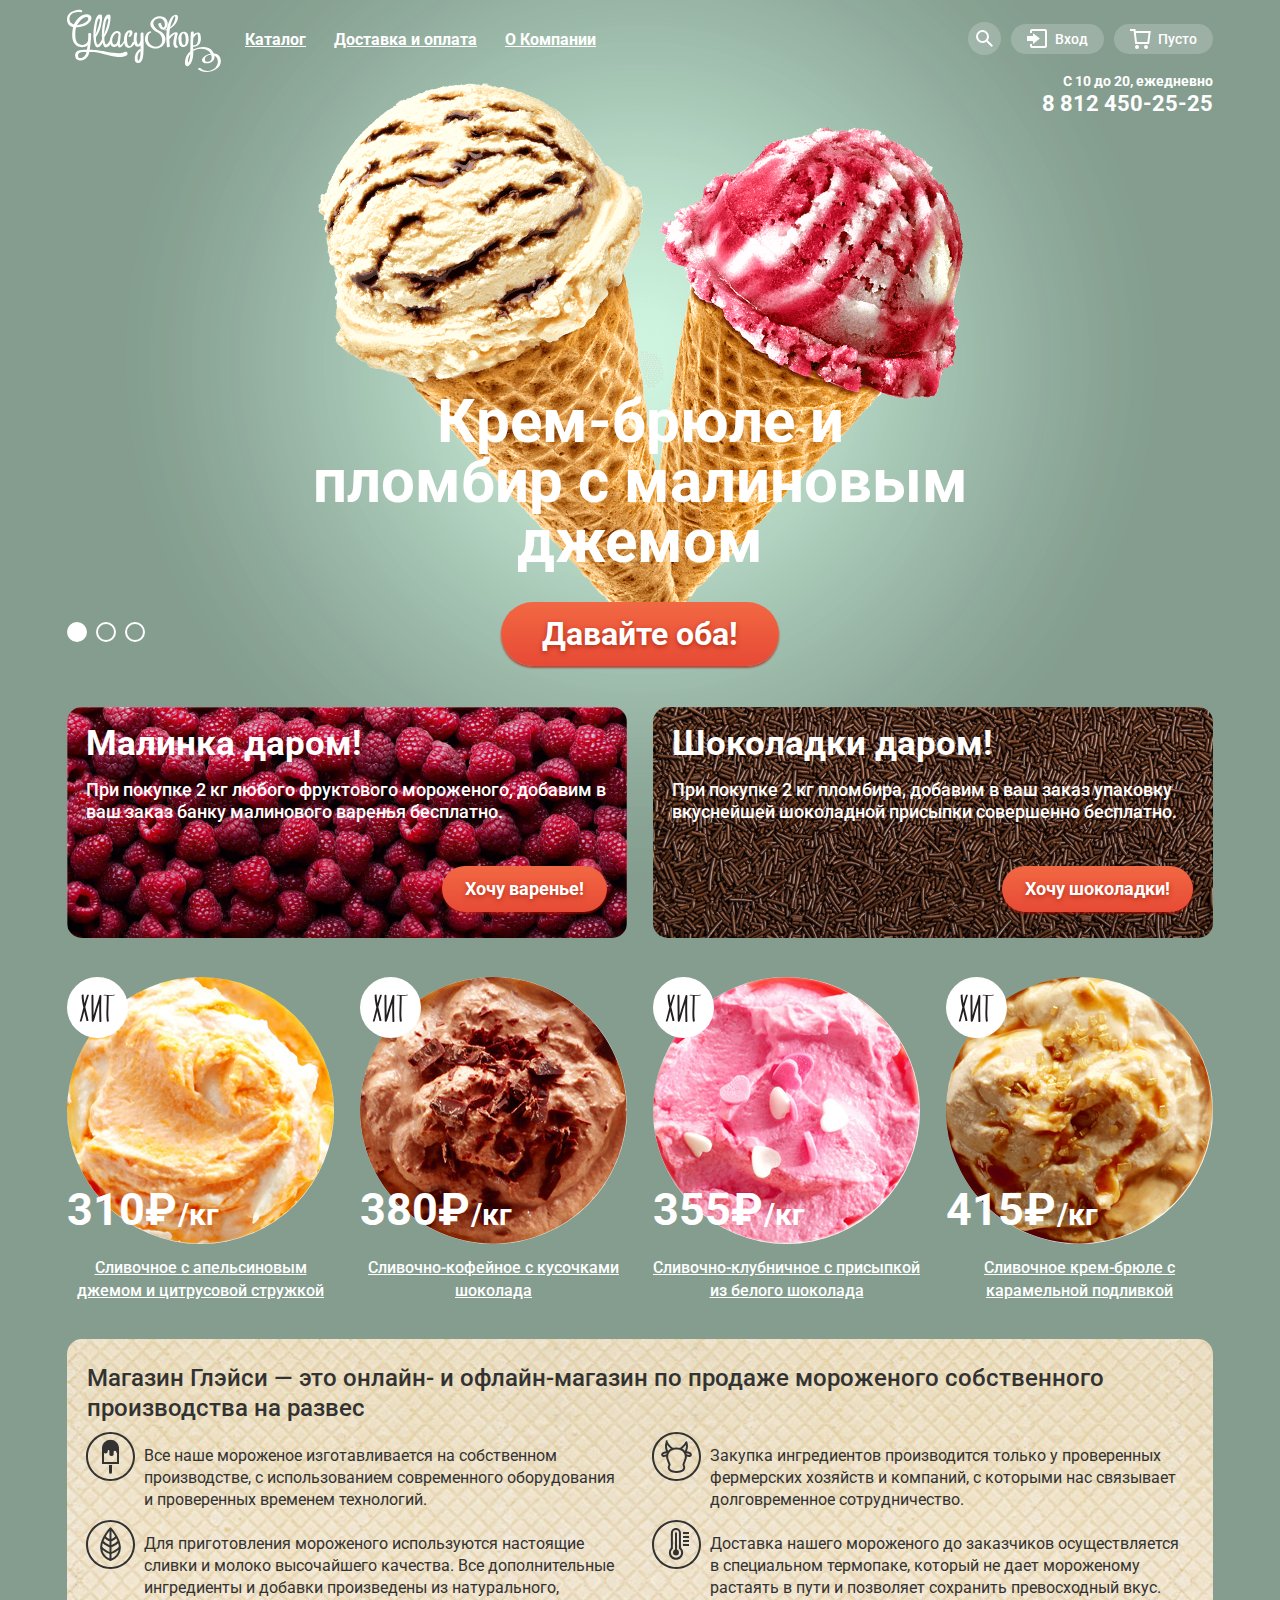
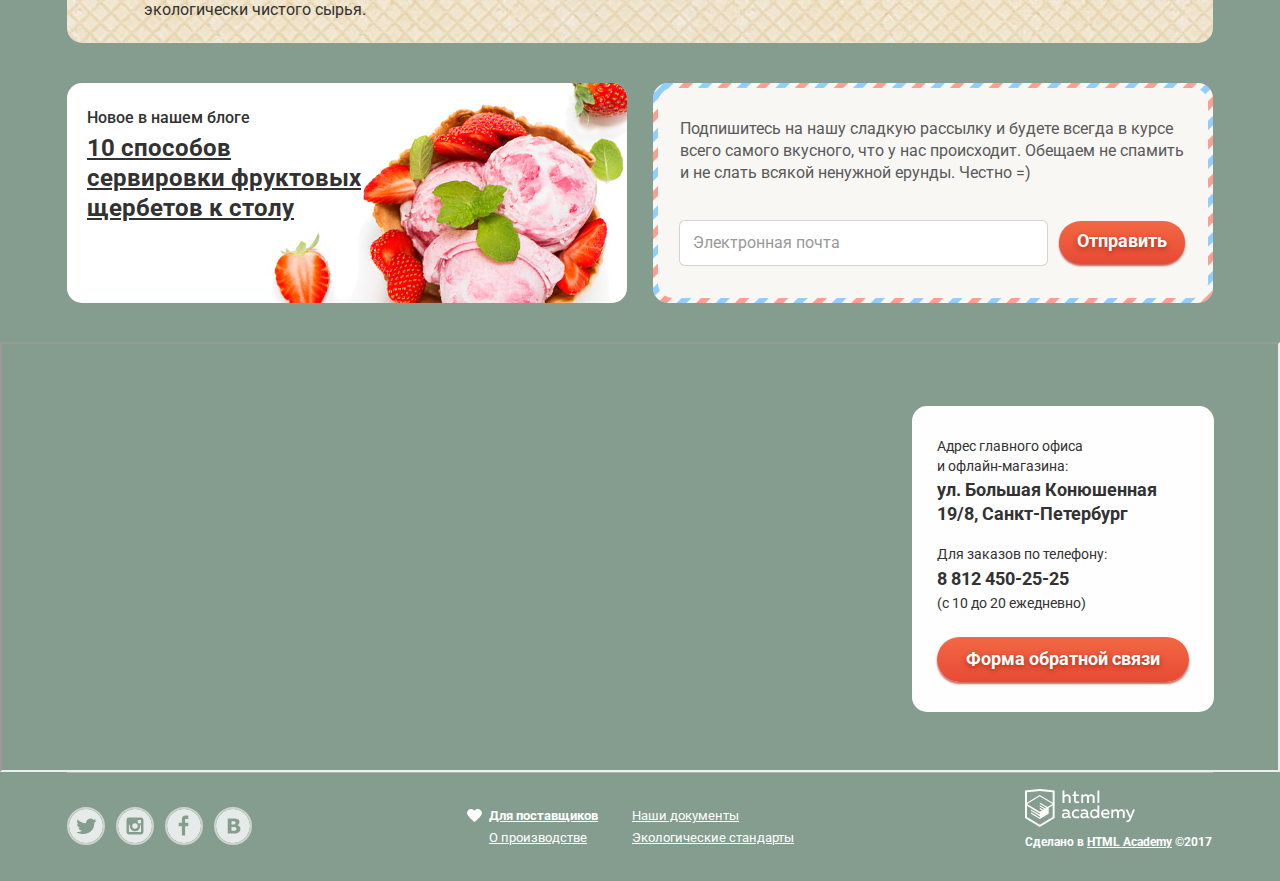
<file: index.html>
<!DOCTYPE html>
<html lang="ru">
  <head>
    <meta charset="utf-8">
    <title>Главная</title>
    <link href="https://fonts.googleapis.com/css?family=Roboto:400,500,700&amp;subset=cyrillic" rel="stylesheet">
    <link href="css/normalize.css" rel="stylesheet">
    <link href="css/style.min.css" rel="stylesheet">
  </head>
  <body>
  	<input class="visually-hidden" type="radio" id="product-1" name="toggle" checked>
   	<input class="visually-hidden" type="radio" id="product-2" name="toggle">
   	<input class="visually-hidden" type="radio" id="product-3" name="toggle">

  	<div class="site-wrapper">
  	<!--Шапка главной страницы-->
			<header class="main-header">

				<div class="header-container container">			
					<nav class="main-navigation">
						<a class="site-navigation-logo"><img src="./img/logo.svg" width="154" height="64" alt="Логотип Глейси"></a>
						<ul class="site-navigation">							
							<li class="box-catalog">
								<a class="site-navigation-link" href="#">Каталог</a>
								<ul class="drop-menu">
									<li><a class="drop-menu-supreme" href="#">Новинки</a></li>								
									<li><a href="catalog.html">Сливочное</a></li>
									<li><a href="#">Щербеты</a></li>
									<li><a href="#">Фруктовый лёд</a></li>
									<li><a href="#">Мелорин</a></li>
								</ul>
							</li>
							<li class="box-delivery"><a class="site-navigation-link" href="#">Доставка и оплата</a></li>
							<li class="box-company"><a class="site-navigation-link" href="#">О Компании</a></li>		
						</ul>
					</nav>
					<div class="user-navigation-container">
						<ul class="user-navigation">
							<li class="user-navigation-button search">
								<a class="visually-hidden" href="#" aria-label="поиск"></a>
								<svg xmlns="http://www.w3.org/2000/svg" xmlns:xlink="http://www.w3.org/1999/xlink" width="17" height="17" viewBox="0 0 17 17">
									<path fill="#fff" d="M16.958 15.527L11.75 10.32A6.455 6.455 0 0 0 13 6.5 6.5 6.5 0 1 0 6.5 13a6.465 6.465 0 0 0 3.839-1.263l5.205 5.204 1.414-1.414zM6.5 11C4.019 11 2 8.981 2 6.5S4.019 2 6.5 2 11 4.019 11 6.5 8.981 11 6.5 11z"/>
								</svg>
								<form class="search-form" id="search-form" action="https://echo.htmlacademy.ru" method="post">
									<label class="visually-hidden" for="search-field">Поле для поиска</label>
									<input class="search-form-input" type="search" id="search-field" placeholder="Что ищем?">
									<button type="submit" class="visually-hidden">Найти</button>
								</form>
							</li>
							<li class="user-navigation-button enter" aria-label="Вход в личный кабинет">
								<a class="user-navigation-link" href="#">Вход</a>
								<svg xmlns="http://www.w3.org/2000/svg" xmlns:xlink="http://www.w3.org/1999/xlink" width="21" height="19" viewBox="0 0 21 19">
									<g fill="#fff">
										<path d="M6 14.875L12.917 9.5 6 4.125v2.917H-.042v4.917H6z"/><path d="M18 0H5C3.9 0 3 .9 3 2v2h2V2h13v15H5v-2H3v2c0 1.1.9 2 2 2h13c1.1 0 2-.9 2-2V2c0-1.1-.9-2-2-2z"/>
									</g>
								</svg>
								<form class="login-form" id="login-form" action="https://echo.htmlacademy.ru" method="post">
									<div class="login-form-row">
										<label class="visually-hidden" for="login-field">Поле для электронной почты</label>
										<input class="login-form-input" type="email" id="login-field" placeholder="Электронная почта">
									</div>
									<div class="login-form-row">
										<label class="visually-hidden" for="password-field">Поле для пароля</label>
										<input class="login-form-input" type="password" id="password-field" placeholder="Пароль">
									</div>
									<div class="login-form-row login-form-buttons-box">
										<button type="submit" class="button login-form-button">Войти</button>
										<div class="login-form-column">
											<a class="login-form-link" href="#">Забыли пароль?</a>
											<a class="login-form-link" href="#">Новая регистрация</a>
										</div>
									</div>
								</form>
							</li>
							<li class="user-navigation-button cart">
								<a class="user-navigation-link" href="#">Пусто</a>
								<svg xmlns="http://www.w3.org/2000/svg" width="21" height="20" viewBox="0 0 21 20">
									<g fill="#FFF">
										<path d="M5.657 2.031L5.422 0H0v2h3.64l1.5 13h13.988l1.699-12.969H5.657zM17.372 13H6.922L5.888 4.031h12.66L17.372 13z"/>
										<circle cx="6.984" cy="18" r="2"/><circle cx="15.984" cy="18" r="2"/>
									</g>
								</svg>
							</li>
						</ul>	
					</div>
				</div>
				<div class="header-info container">
	        <span class="header-info-worktime">С 10 до 20, ежедневно</span><br>
	        <span class="header-info-telephone">8 812 450-25-25</span>
	      </div>
			</header>

			<!--Основное содержание главной страницы-->
			<main class="container">
				<h1 class="visually-hidden">Магазин Глейси</h1>		
				
				
				<section class="slider">
					
					<div class="slider-controls">
						<label for="product-1">Первый</label>
						<label for="product-2">Второй</label>
						<label for="product-3">Третий</label>
					</div>
					<ul class="slider-list">
						<li class="slider-item slide" id="slide1">
							<h3 class="slide-title">
								Крем-брюле и пломбир с малиновым джемом
							</h3>
							<a class="button slide-button" href="#">Давайте оба!</a>
						</li>
						<li class="slider-item slide" id="slide2">
							<h3 class="slide-title">
								Шоколадный пломбир и лимонный сорбет
							</h3>
							<a class="button slide-button" href="#">Давайте оба!</a>
						</li>
						<li class="slider-item slide" id="slide3">
							<h3 class="slide-title">
								Пломбир с помадкой и клубничный щербет
							</h3>
							<a class="button slide-button" href="#">Давайте оба!</a>
						</li>
					</ul>
				</section>



				<section class="main-offers-info">	
					<section class="offer-item raspberries">
						<h2 class="offer-label">Малинка даром!</h2>
						<p class="offer-title">При покупке 2 кг любого фруктового мороженого, добавим в ваш заказ банку малинового варенья бесплатно.</p>
						<a class="button offer-button" href="#">Хочу варенье!</a>
					</section>	

					<section class="offer-item chocolate">
						<h2 class="offer-label">Шоколадки даром!</h2>
						<p class="offer-title">При покупке 2 кг пломбира, добавим в ваш заказ упаковку вкуснейшей шоколадной присыпки совершенно бесплатно.</p>
						<a class="button offer-button" href="#">Хочу шоколадки!</a>
					</section>
				</section>
				
				<section class="hits-info">
					<h2 class="visually-hidden">Список хитов-мороженного!</h2>
					<ul class="hits-list">
						<!--Первое мороженное-->
						<li class="hits-item">
	              <a class="hits-item-image" href="#">
	                <img src="./img/product-1.jpg" width="267" height="267" alt="Сливочное с апельсиновым джемом и цитрусовой стружкой">
	              </a>
							<h3>
								<a class="hits-item-title" href="#">								
									Сливочное с апельсиновым джемом и цитрусовой стружкой
								</a>
							</h3>	
							<div class="hits-item-details">
								<b class="hits-item-price">
									310&#8381;
								</b>
								<span class="hits-item-weight">
									/кг
								</span>
							</div>
							<a class="button" href="#">Быстрый просмотр</a>
						</li>
						<!--Второе мороженное-->
						<li class="hits-item">
	              <a class="hits-item-image" href="#">
	                <img src="./img/product-4.jpg" width="267" height="267" alt="Сливочно-кофейное с кусочками шоколада">
	              </a>
							<h3>
								<a class="hits-item-title" href="#">
									Сливочно-кофейное с кусочками шоколада
								</a>
							</h3>	
							<div class="hits-item-details">
								<b class="hits-item-price">
									380&#8381;
								</b>
								<span class="hits-item-weight">
									/кг
								</span>
							</div>
							<a class="button" href="#">Быстрый просмотр</a>
						</li>
						<!--Третье мороженное-->
						<li class="hits-item">
	              <a class="hits-item-image" href="#">
	                <img src="./img/product-7.jpg" width="267" height="267" alt="Сливочно-клубничное с присыпкой из белого шоколада">
	              </a>
							<h3>
								<a class="hits-item-title" href="#">
									Сливочно-клубничное с присыпкой из белого шоколада
								</a>
							</h3>	
							<div class="hits-item-details">
								<b class="hits-item-price">
									355&#8381;
								</b>
								<span class="hits-item-weight">
									/кг
								</span>
							</div>
							<a class="button" href="#">Быстрый просмотр</a>
						</li>
						<!--Четвертое мороженное-->
						<li class="hits-item">
	              <a class="hits-item-image" href="#">
	                <img src="./img/product-10.jpg" width="267" height="267" alt="Сливочное крем-брюле с карамельной подливкой">
	              </a>
							<h3>
								<a class="hits-item-title" href="#">
									Сливочное крем-брюле с карамельной подливкой
								</a>
							</h3>	
							<div class="hits-item-details">
								<b class="hits-item-price">
									415&#8381;
								</b>
								<span class="hits-item-weight">
									/кг
								</span>
							</div>
							<a class="button" href="#">Быстрый просмотр</a>
						</li>
					</ul>
				</section>


				 <section class="features">
				 	<h2 class="visually-hidden">Преимущества</h2>
				 	<h3 class="features-label">Магазин Глэйси — это онлайн- и офлайн-магазин по продаже мороженого собственного производства на развес</h3>
				 	<ul class="features-list">
				 		<li class="feature-item ice-cream">Все наше мороженое изготавливается на собственном производстве, с использованием современного оборудования и 
				 		 проверенных временем технологий.</li>
				 		<li class="feature-item cow">Закупка ингредиентов  производится только у проверенных фермерских хозяйств и компаний, с которыми нас связывает 
				 		 долговременное сотрудничество.</li>
				 		<li class="feature-item eco">Для приготовления мороженого используются настоящие сливки и молоко высочайшего качества. Все дополнительные ингредиенты и 
				 		 добавки произведены из натурального, экологически чистого сырья.</li>
				 		<li class="feature-item thermometer">Доставка нашего мороженого до заказчиков осуществляется в специальном термопаке, который не дает мороженому растаять
				 		 в пути и позволяет сохранить превосходный вкус.</li>
				 	</ul>			
				 </section>

				<section class="main-users-info">

				 	<article class="blog-news">
				 		<h2 class="visually-hidden">Блог Глейси</h2>
				 		<p class="blog-news-label">Новое в нашем блоге</p>
				 		<h3 class="blog-news-title"><a href=#>10 способов сервировки фруктовых щербетов к столу</a></h3>
					</article>

					<section class="subscription">
						<div class="subscription-inside">
						 	<h2 class="visually-hidden">Подписка на рассылку</h2>
					 		<p class="subscription-title">Подпишитесь на нашу сладкую рассылку и будете всегда в курсе всего самого вкусного, что у нас происходит. Обещаем не спамить и не слать всякой 
						 	 ненужной ерунды. Честно =)  </p>
					 		<form class="subscription-login" id="subscription-login" action="https://echo.htmlacademy.ru" method="post">
						 		<label class="visually-hidden" for="subscription-login-field">Поле для поиска</label>
								<input class="subscription-login-input" type="email" id="subscription-login-field" placeholder="Электронная почта">
						 		<button type="submit" class="button subscription-login-button">Отправить</button>
						 	</form>
						</div>
				 	</section>
				</section>
				
			</main>
			

			<section class="map">
				<iframe src="https://yandex.ru/map-widget/v1/-/CBRMF0gA8B" height="430" allowfullscreen="allowfullscreen"></iframe>
				<div class="map-container">
				<section class="contacts">
				<h2 class="visually-hidden">Адрес магазина</h2>
				<p>
					<span class="adress-title">Адрес главного офиса и офлайн-магазина:</span>
				  <span class="adress">ул. Большая Конюшенная 19/8, Санкт-Петербург</span>
				</p>
			  <p>
          <span class="telephon-title">Для заказов по телефону:</span>
          <span class="telephon">8 812 450-25-25</span>
          <span class="contacts-time">(с 10 до 20 ежедневно)</span>
        </p>
        <a class="button contacts-button" href="feedback.html">Форма обратной связи</a>
				</section>
			</div>
			</section>
		

			<!--Подвал-->
			<footer class="main-footer container">
					<ul class="social-buttons">
						<li>
							<a class="social-button" href="#">
								<span class="visually-hidden">Твиттер</span>
								<svg xmlns="http://www.w3.org/2000/svg" width="38" height="38" viewBox="0 0 32 32">
									<path fill="#FFF" d="M16 0C7.164 0 0 7.164 0 16c0 8.837 7.164 16 16 16 8.837 0 16-7.163 16-16 0-8.836-7.163-16-16-16zm7.944 12.809c-.251 6.516-3.463 10.832-10.992 10.702h-.486c-.447 0-4.543-.443-5.344-1.823 2.479.19 4.247-.406 5.12-1.136-1.048-.289-2.923-.461-3.251-2.848.384.104.618.221 1.299.113-1.307-.824-2.758-1.519-2.679-3.643.311.317 1.164.518 1.46.457-.768-.233-2.149-3.244-.974-4.781 1.984 1.79 4.075 3.482 7.804 3.643.227-2.214 1.24-3.699 3.168-4.325 1.84-.479 3.255.26 3.901 1.138.737-.224 1.453-.466 2.193-.685-.004.833-.569 1.463-.935 1.709.747.165 1.423-.475 1.423-.475-.184.963-1.094 1.725-1.707 1.954z"/>
								</svg>
							</a>
						</li>
						<li>
							<a class="social-button" href="#">
								<span class="visually-hidden">Инстаграм</span>
								<svg xmlns="http://www.w3.org/2000/svg" width="38" height="38" viewBox="0 0 32 32">
									<g fill="#FFF">
										<path d="M20.916 16a4.938 4.938 0 1 1-9.877 0c0-.394.051-.773.138-1.14h-.897v6.838h11.396V14.86h-.897c.086.367.137.746.137 1.14z"/><path d="M15.978 18.659c1.466 0 2.659-1.193 2.659-2.659s-1.193-2.659-2.659-2.659c-1.466 0-2.659 1.193-2.659 2.659s1.192 2.659 2.659 2.659zM18.637 10.302h3.039v3.039h-3.039z"/><path d="M16 0C7.164 0 0 7.164 0 16c0 8.837 7.164 16 16 16 8.837 0 16-7.163 16-16 0-8.836-7.163-16-16-16zm7.955 21.698a2.285 2.285 0 0 1-2.279 2.279H10.279A2.285 2.285 0 0 1 8 21.698V10.302a2.286 2.286 0 0 1 2.279-2.279h11.396a2.286 2.286 0 0 1 2.279 2.279v11.396z"/>
									</g>
								</svg>
							</a>
						</li>
						<li>
							<a class="social-button" href="#">
								<span class="visually-hidden">Фейсбук</span>
								<svg xmlns="http://www.w3.org/2000/svg" width="38" height="38" viewBox="0 0 32 32">
									<path fill="#FFF" d="M16 0C7.164 0 0 7.163 0 16s7.164 16 16 16c8.837 0 16-7.164 16-16S24.837 0 16 0zm4.062 9.455h-3.021v3.444h3.021v3.445h-3.021v8.61H14.02v-8.61H11v-3.445h3.021V9.455c0-1.902 1.353-3.445 3.021-3.445h3.021v3.445z"/>
								</svg>
							</a>
						</li>
						<li>
							<a class="social-button" href="#">
								<span class="visually-hidden">Вконтакте</span>
								<svg xmlns="http://www.w3.org/2000/svg" width="38" height="38" viewBox="0 0 32 32">
									<g fill="#FFF">
										<path d="M16.637 14.495c.402-.019.719-.082.951-.188.326-.145.54-.33.641-.559.101-.229.15-.496.15-.797 0-.232-.058-.465-.174-.697-.116-.232-.322-.405-.617-.517-.264-.1-.592-.155-.984-.165a76.242 76.242 0 0 0-1.652-.014h-.339v2.965h.565c.571 0 1.057-.009 1.459-.028zM18.118 17.084c-.282-.081-.672-.125-1.166-.132a127.97 127.97 0 0 0-1.55-.009h-.79v3.493h.264c1.014 0 1.74-.003 2.18-.009a3.2 3.2 0 0 0 1.212-.245c.377-.157.633-.364.774-.625s.214-.562.214-.9c0-.446-.088-.788-.261-1.03-.17-.241-.464-.423-.877-.543z"/><path d="M16 0C7.164 0 0 7.164 0 16c0 8.837 7.164 16 16 16 8.837 0 16-7.163 16-16 0-8.836-7.163-16-16-16zm6.602 20.531a3.73 3.73 0 0 1-1.124 1.327c-.552.415-1.161.71-1.823.886s-1.501.264-2.519.264h-6.121V8.987h5.443c1.13 0 1.957.038 2.48.113a5.126 5.126 0 0 1 1.561.5c.533.27.929.632 1.189 1.087.26.455.392.975.392 1.558 0 .678-.179 1.278-.536 1.795-.358.518-.863.92-1.517 1.208v.075c.917.182 1.642.559 2.179 1.13.537.571.807 1.325.807 2.261 0 .678-.138 1.283-.411 1.817z"/>
									</g>
								</svg>
							</a>
						</li>
					</ul>		
					<ul class="footer-navigation">
						<li><a class="footer-navigation-item heart" href="#">Для поставщиков</a></li>
						<li><a class="footer-navigation-item" href="#">Наши документы</a></li>
						<li><a class="footer-navigation-item" href="#">О производстве</a></li>
						<li><a class="footer-navigation-item" href="#">Экологические стандарты</a></li>
					</ul>
					<p class="copyright">			
						<span>Сделано в <a class="footer-underlined-link" href="https://htmlacademy.ru/">HTML Academy</a> &copy;2017</span>
					</p>
			</footer>
			</div>
		
	
		<section class="feedback">
			<h2 class="visually-hidden">Форма для обратной связи</h2>	
			<form class="feedback-form"  id="feedback-form" action="https://echo.htmlacademy.ru" method="post">
				<div class="feedback-form-title">Мы обязательно вам ответим!</div>
				<label class="visually-hidden" for="feedback-login">Поле для имени</label>
				<input type="text" class="feedback-login" id="feedback-login" placeholder="Как вас зовут?">
				<label class="visually-hidden" for="feedback-email">Поле для электронной почты</label>
				<input type="email" class="feedback-email" id="feedback-email" placeholder="Ваша почта для ответа?">
				<label class="visually-hidden" for="feedback-message">Поле для ввода текста сообщения</label>
				<textarea class="feedback-message" id="feedback-message" placeholder="Напишите что-нибудь..."></textarea>
				<button type="submit" class="button feedback-form-button">Отправить</button>
			</form>
			<button class="close-button close-button-feedback" type="button">Закрыть окно</button>
		</section>

		<script src="js/script.min.js"></script>
  </body>
</html>
</file>
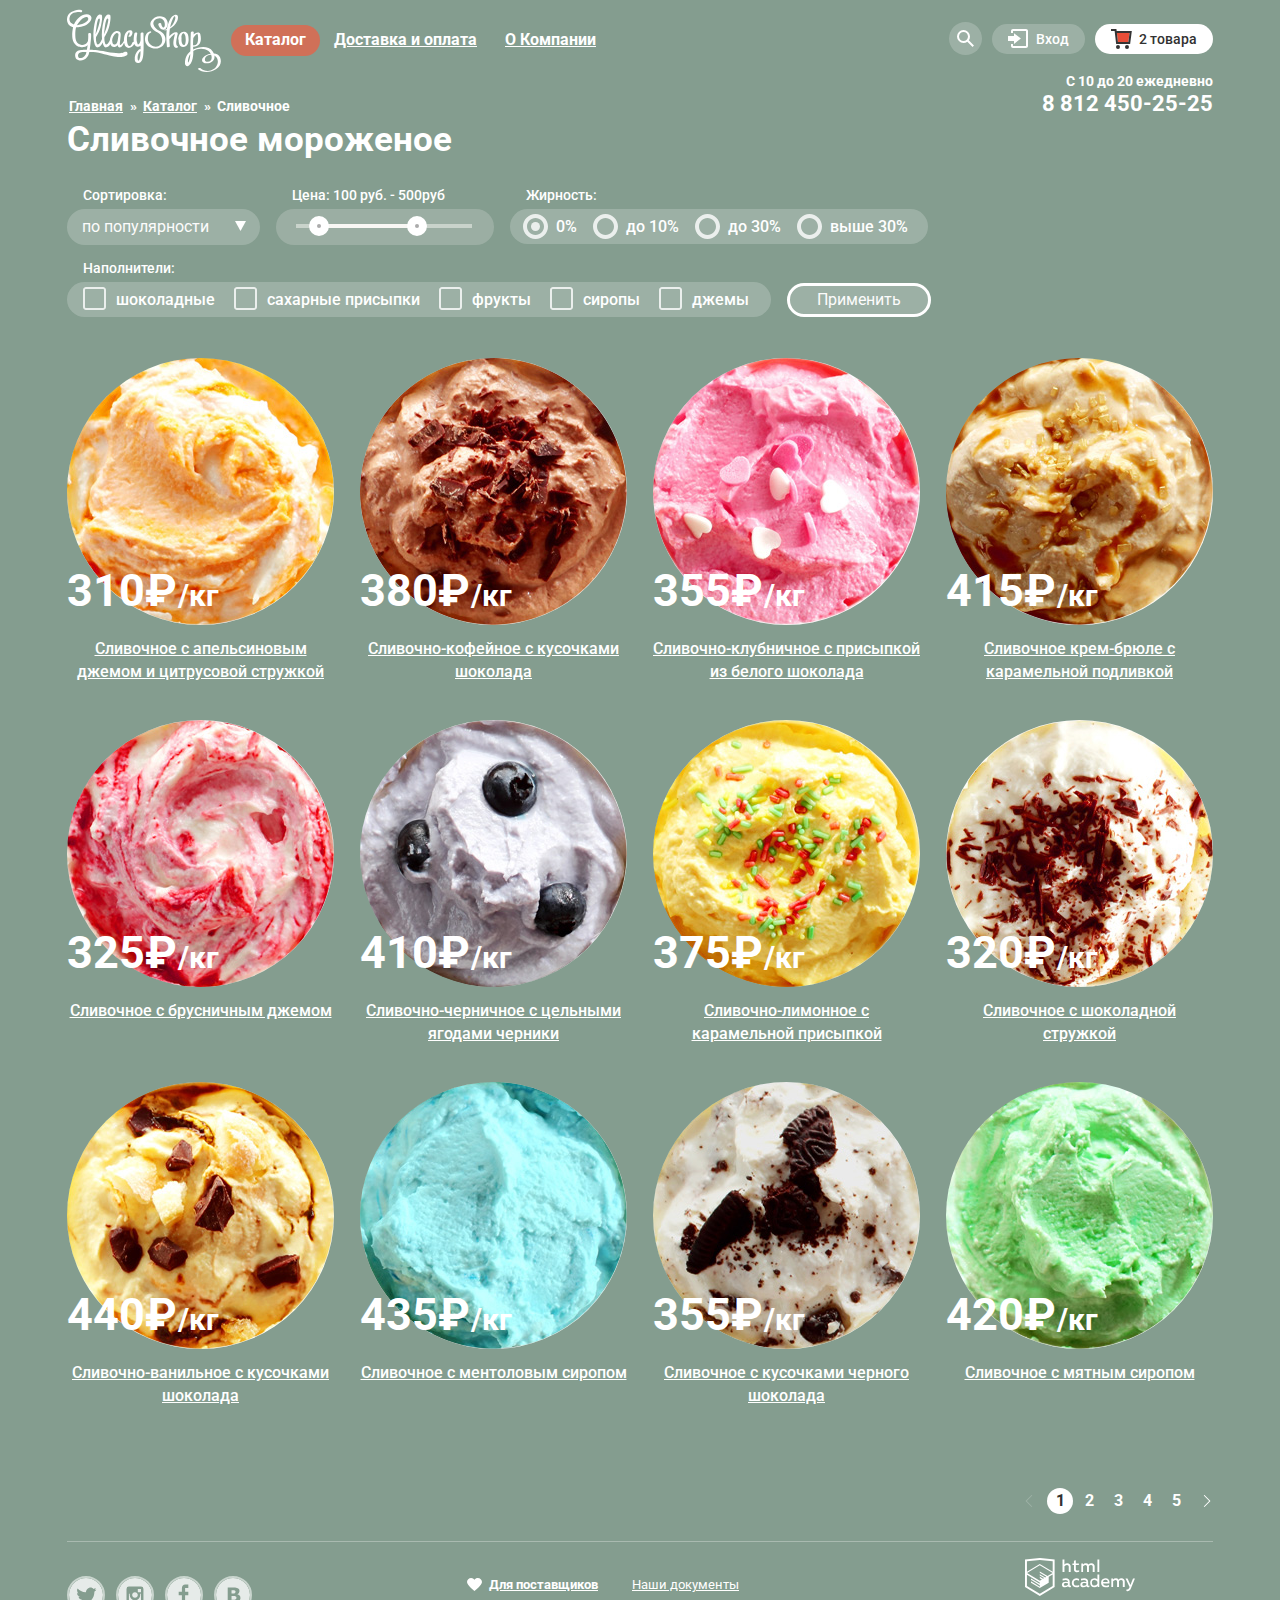
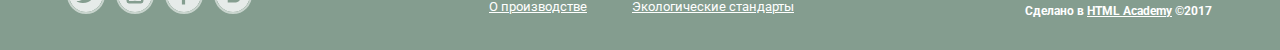
<file: catalog.html>
<!DOCTYPE html>
<html lang="ru">
  <head>
    <meta charset="utf-8">
    <title>Каталог</title>
    <link href="https://fonts.googleapis.com/css?family=Roboto:400,500,700&amp;subset=cyrillic" rel="stylesheet">
    <link href="css/normalize.css" rel="stylesheet">
    <link href="css/style.min.css" rel="stylesheet">
  </head>
  <body>
  	<!--Шапка Каталога-->
		<header class="main-header">
			<div class="header-container container">	
				<nav class="main-navigation">
					<a class="site-navigation-logo" href="index.html"><img src="./img/logo.svg" width="154" height="64" alt="Логотип Глейси"></a>
					<ul class="site-navigation">
						<li class="box-catalog">
							<a class="site-navigation-link site-navigation-link-current" href="catalog.html">Каталог</a>
							<ul class="drop-menu">
								<li><a class="drop-menu-supreme" href="#">Новинки</a></li>							
								<li class="drop-menu-current"><a href="#">Сливочное</a></li>
								<li><a href="#">Щербеты</a></li>
								<li><a href="#">Фруктовый лёд</a></li>
								<li><a href="#">Мелорин</a></li>
							</ul>
						</li>
						<li class="box-delivery"><a class="site-navigation-link" href="#">Доставка и оплата</a></li>
						<li class="box-company"><a class="site-navigation-link" href="#">О Компании</a></li>	
					</ul>
				</nav>
				<ul class="user-navigation">
					<li class="user-navigation-button search">
						<a class="visually-hidden" href="#" aria-label="поиск"></a>
						<svg xmlns="http://www.w3.org/2000/svg" xmlns:xlink="http://www.w3.org/1999/xlink" width="17" height="17" viewBox="0 0 17 17">
							<path fill="#fff" d="M16.958 15.527L11.75 10.32A6.455 6.455 0 0 0 13 6.5 6.5 6.5 0 1 0 6.5 13a6.465 6.465 0 0 0 3.839-1.263l5.205 5.204 1.414-1.414zM6.5 11C4.019 11 2 8.981 2 6.5S4.019 2 6.5 2 11 4.019 11 6.5 8.981 11 6.5 11z"/>
						</svg>
						<form class="search-form" id="search-form" action="https://echo.htmlacademy.ru" method="post">
							<label class="visually-hidden" for="search-field">Поле для поиска</label>
							<input class="search-form-input" type="search" id="search-field" placeholder="Что ищем?">
							<button type="submit" class="visually-hidden">Найти</button>
						</form>
					</li>
					<li class="user-navigation-button enter" aria-label="Вход в личный кабинет">
						<a class="user-navigation-link" href="#">Вход</a>
						<svg xmlns="http://www.w3.org/2000/svg" xmlns:xlink="http://www.w3.org/1999/xlink" width="21" height="19" viewBox="0 0 21 19">
							<g fill="#fff">
								<path d="M6 14.875L12.917 9.5 6 4.125v2.917H-.042v4.917H6z"/><path d="M18 0H5C3.9 0 3 .9 3 2v2h2V2h13v15H5v-2H3v2c0 1.1.9 2 2 2h13c1.1 0 2-.9 2-2V2c0-1.1-.9-2-2-2z"/>
							</g>
						</svg>
						<form class="login-form" id="login-form" action="https://echo.htmlacademy.ru" method="post">
							<div class="login-form-row">
								<label class="visually-hidden" for="login-field">Поле для электронной почты</label>
								<input class="login-form-input" type="email" id="login-field" placeholder="Электронная почта">
							</div>
							<div class="login-form-row">
								<label class="visually-hidden" for="password-field">Поле для пароля</label>
								<input class="login-form-input" type="password" id="password-field" placeholder="Пароль">
							</div>
							<div class="login-form-row login-form-buttons-box">
								<button type="submit" class="button login-form-button">Войти</button>
								<div class="login-form-column">
									<a class="login-form-link" href="#">Забыли пароль?</a>
									<a class="login-form-link" href="#">Новая регистрация</a>
								</div>
							</div>
						</form>
					</li>
					<li class="user-navigation-button filled-cart">
						<a class="user-navigation-link" href="#">2 товара</a>
						<svg xmlns="http://www.w3.org/2000/svg" width="21" height="20" viewBox="0 0 21 20">
							<path fill="#E84D37" d="M5.888 4.031L6.922 13h10.45l1.176-8.969z"/>
								<circle fill="#343434" cx="6.984" cy="18" r="2"/><circle fill="#343434" cx="15.984" cy="18" r="2"/>
							<path fill="#343434" d="M5.657 2.031L5.422 0H0v2h3.64l1.5 13h13.988l1.699-12.969H5.657zM17.372 13H6.922L5.888 4.031h12.66L17.372 13z"/>
						</svg>
						<form class="cart-list">
							<div class="cart-item">
								<button type="button" class="close-button close-button-cart" aria-label="Убрать из корзины"></button>	
								<img src="./img/product-cart-1.jpg" class="cart-item-img" width="33" height="33" alt="Сливочное с апельсиновым джемом">
								<p class="cart-item-name">Сливочное с апельсиновым джемом</p>
								<p class="cart-item-value">1,5кг*<span class="cart-item-price">200 руб.</span></p>
								<p class="cart-item-total">300 руб.</p>		
							</div>		
							<div class="cart-item">
								<button type="button" class="close-button close-button-cart" aria-label="Убрать из корзины"></button>	
								<img src="./img/product-cart-2.jpg" class="cart-item-img" width="33" height="33" alt="Клубничный пломбир с присыпкой из белого шоколада">
								<p class="cart-item-name">Клубничный пломбир с присыпкой из белого шоколада</p>		
								<p class="cart-item-value">1,5кг*<span class="cart-item-price">300 руб.</span></p>
								<p class="cart-item-total">450 руб.</p>
							</div>	
							<div class="cart-total">	
								<span class="cart-sum">Итого: 750 руб.</span>
								<button type="submit" class="button cart-button">Оформить заказ</button>
							</div>
						</form>
					</li>
				</ul>	
			</div>
			<div class="header-info container">
     	  <span class="header-info-worktime">С 10 до 20 ежедневно</span><br>
     	  <span class="header-info-telephone">8 812 450-25-25</span>
   	 </div>
		</header>

		<!--Основное содержание Каталога-->
		<main class="container inner-page-container">

			<ul class="breadcrumbs">
        <li><a href="index.html">Главная</a></li>
        <li><a>Каталог</a></li>
        <li class="breadcrumbs-current">Сливочное</li>
      </ul>

      <h1 class="page-title">Сливочное мороженое</h1>

      <section class="filters">
      	<h2 class="visually-hidden">Фильтры мороженного</h2>
      	<form class="filters-form"  id="filters-form" action="https://echo.htmlacademy.ru" method="post">
					<fieldset>
						<legend>Сортировка:</legend>
						<select class="filters-form-sorting">
							<option value="popularity">по популярности</option>
							<option value="inexpensive">сначала недорогие</option>
							<option value="expensive">сначала дорогие</option>
							<option value="tallow">по жирности</option>
						</select>
					</fieldset>
					<fieldset>
						<legend>Цена: 100 руб. - 500руб</legend>
						<div class="price-slider">
							<div class="left-circle"></div>
            	<div class="price-bar">
            		<div class="colored-price-bar"></div>
            	</div>
           	 	<div class="right-circle"></div>
           	</div>
					</fieldset>
					<fieldset>
						<legend>Жирность:</legend>
						<ul class="filters-form-tallow">
							<li class="filters-form-tallow-item">
								<label class="tallow-radio">
									<input type="radio" class="visually-hidden" name="tallow-size" value="zero" checked>
									<span class="radio-inditicator"></span>
									0%
								</label>
							</li>
							<li class="filters-form-tallow-item">
								<label class="tallow-radio">
									<input type="radio" class="visually-hidden" name="tallow-size" value="before-ten">
									<span class="radio-inditicator"></span>
									до 10%
								</label>
							</li>
							<li class="filters-form-tallow-item">
								<label class="tallow-radio">
									<input type="radio" class="visually-hidden" name="tallow-size" value="before-thirty">
									<span class="radio-inditicator"></span>
									до 30%
								</label>
							</li>
							<li class="filters-form-tallow-item">
								<label class="tallow-radio">
									<input type="radio" class="visually-hidden" name="tallow-size" value="after-thirty">
									<span class="radio-inditicator"></span>
									выше 30%
								</label>
							</li>
						</ul>
					</fieldset>
					<fieldset>
						<legend>Наполнители:</legend>
						<ul class="filters-form-extender">
							<li class="filters-form-extender-item">
								<label class="extender-checkbox">
									<input type="checkbox" class="visually-hidden" name="extender-items" value="chocolate">
									<span class="checkbox-inditicator"></span>
									шоколадные
								</label>
							</li>
							<li class="filters-form-extender-item">
								<label class="extender-checkbox">
									<input type="checkbox" class="visually-hidden" name="extender-items" value="sugar-sprinkles">
									<span class="checkbox-inditicator"></span>
									сахарные присыпки
								</label>
							</li>
							<li class="filters-form-extender-item">
								<label class="extender-checkbox">
									<input type="checkbox" class="visually-hidden" name="extender-items" value="fruits">
									<span class="checkbox-inditicator"></span>
									фрукты
								</label>
							</li>
							<li class="filters-form-extender-item">
								<label class="extender-checkbox">
									<input type="checkbox" class="visually-hidden" name="extender-items" value="syrups">
									<span class="checkbox-inditicator"></span>
									сиропы
								</label>
							</li>
							<li class="filters-form-extender-item">
								<label class="extender-checkbox">
									<input type="checkbox" class="visually-hidden" name="extender-items" value="jams">
									<span class="checkbox-inditicator"></span>
									джемы
								</label>
							</li>
						</ul>
					</fieldset>
					<button class="filter-button" type="submit">Применить</button>
      	</form>	
      </section>
			<section class="catalog">
				<h2 class="visually-hidden">Список очень вкусного мороженного</h2>
				<ul class="catalog-list">
					<!--Первое мороженное-->
					<li class="catalog-item">
              <a class="catalog-item-image" href="#">
                <img src="./img/product-1.jpg" width="267" height="267" alt="Сливочное с апельсиновым джемом и цитрусовой стружкой">
              </a>
						<h3>
							<a class="catalog-item-title" href="#">
								Сливочное с апельсиновым джемом и цитрусовой стружкой
							</a>
						</h3>	
						<div class="catalog-item-details">
							<b class="catalog-item-price">
								310&#8381;
							</b>
							<span class="catalog-item-weight">
								/кг
							</span>
						</div>
						<a class="button" href="#">Быстрый просмотр</a>
					</li>
					<!--Второе мороженное-->
					<li class="catalog-item">
              <a class="catalog-item-image" href="#">
                <img src="./img/product-4.jpg" width="267" height="267" alt="Сливочно-кофейное с кусочками шоколада">
              </a>
						<h3>
							<a class="catalog-item-title" href="#">
								Сливочно-кофейное с кусочками шоколада
							</a>
						</h3>	
						<div class="catalog-item-details">
							<b class="catalog-item-price">
								380&#8381;
							</b>
							<span class="catalog-item-weight">
								/кг
							</span>
						</div>
						<a class="button" href="#">Быстрый просмотр</a>
					</li>
					<!--Третье мороженное-->
					<li class="catalog-item">
              <a class="catalog-item-image" href="#">
                <img src="./img/product-7.jpg" width="267" height="267" alt="Сливочно-клубничное с присыпкой из белого шоколада">
              </a>
						<h3>
							<a class="catalog-item-title" href="#">
								Сливочно-клубничное с присыпкой из белого шоколада
							</a>
						</h3>	
						<div class="catalog-item-details">
							<b class="catalog-item-price">
								355&#8381;
							</b>
							<span class="catalog-item-weight">
								/кг
							</span>
						</div>
						<a class="button" href="#">Быстрый просмотр</a>
					</li>
					<!--Четвертое мороженное-->
					<li class="catalog-item">
              <a class="catalog-item-image" href="#">
                <img src="./img/product-10.jpg" width="267" height="267" alt="Сливочное крем-брюле с карамельной подливкой">
              </a>
						<h3>
							<a class="catalog-item-title" href="#">
								Сливочное крем-брюле с карамельной подливкой
							</a>
						</h3>	
						<div class="catalog-item-details">
							<b class="catalog-item-price">
								415&#8381;
							</b>
							<span class="catalog-item-weight">
								/кг
							</span>
						</div>
						<a class="button" href="#">Быстрый просмотр</a>
					</li>
					<!--Пятое мороженное-->
					<li class="catalog-item">
              <a class="catalog-item-image" href="#">
                <img src="./img/product-2.jpg" width="267" height="267" alt="Сливочное с брусничным джемом">
              </a>
						<h3>
							<a class="catalog-item-title" href="#">
								Сливочное с брусничным джемом
							</a>
						</h3>
						<div class="catalog-item-details">	
							<b class="catalog-item-price">
								325&#8381;
							</b>
							<span class="catalog-item-weight">
								/кг
							</span>
						</div>
						<a class="button" href="#">Быстрый просмотр</a>
					</li>
					<!--Шестое мороженное-->
					<li class="catalog-item">
              <a class="catalog-item-image" href="#">
                <img src="./img/product-5.jpg" width="267" height="267" alt="Сливочно-черничное с цельными ягодами черники">
              </a>
						<h3>
							<a class="catalog-item-title" href="#">
								Сливочно-черничное с цельными ягодами черники
							</a>
						</h3>
						<div class="catalog-item-details">	
							<b class="catalog-item-price">
								410&#8381;
							</b>
							<span class="catalog-item-weight">
								/кг
							</span>
						</div>
						<a class="button" href="#">Быстрый просмотр</a>
					</li>
					<!--Седьмое мороженное-->
					<li class="catalog-item">
              <a class="catalog-item-image" href="#">
                <img src="./img/product-8.jpg" width="267" height="267" alt="Сливочно-лимонное с карамельной присыпкой">
              </a>
						<h3>
							<a class="catalog-item-title" href="#">
								Сливочно-лимонное с карамельной присыпкой
							</a>
						</h3>
						<div class="catalog-item-details">	
							<b class="catalog-item-price">
								375&#8381;
							</b>
							<span class="catalog-item-weight">
								/кг
							</span>
						</div>
						<a class="button" href="#">Быстрый просмотр</a>
					</li>
					<!--Восьмое мороженное-->
					<li class="catalog-item">
              <a class="catalog-item-image" href="#">
                <img src="./img/product-11.jpg" width="267" height="267" alt="Сливочное с шоколадной стружкой">
              </a>
						<h3>
							<a class="catalog-item-title" href="#">
								Сливочное с шоколадной стружкой
							</a>
						</h3>
						<div class="catalog-item-details">	
							<b class="catalog-item-price">
								320&#8381;
							</b>
							<span class="catalog-item-weight">
								/кг
							</span>
						</div>
						<a class="button" href="#">Быстрый просмотр</a>
					</li>
					<!--Девятое мороженное-->
					<li class="catalog-item">
              <a class="catalog-item-image" href="#">
                <img src="./img/product-3.jpg" width="267" height="267" alt="Сливочно-ванильное с кусочками шоколада">
              </a>
						<h3>
							<a class="catalog-item-title" href="#">
								Сливочно-ванильное с кусочками шоколада
							</a>
						</h3>
						<div class="catalog-item-details">	
							<b class="catalog-item-price">
								440&#8381;
							</b>
							<span class="catalog-item-weight">
								/кг
							</span>
						</div>
						<a class="button" href="#">Быстрый просмотр</a>
					</li>
					<!--Десятое мороженное-->
					<li class="catalog-item">
              <a class="catalog-item-image" href="#">
                <img src="./img/product-6.jpg" width="267" height="267" alt="Сливочное с ментоловым сиропом">
              </a>
						<h3>
							<a class="catalog-item-title" href="#">
								Сливочное с ментоловым сиропом
							</a>
						</h3>
						<div class="catalog-item-details">	
							<b class="catalog-item-price">
								435&#8381;
							</b>
							<span class="catalog-item-weight">
								/кг
							</span>
						</div>
						<a class="button" href="#">Быстрый просмотр</a>
					</li>
					<!--Одиннадцатое мороженное-->
					<li class="catalog-item">
              <a class="catalog-item-image" href="#">
                <img src="./img/product-9.jpg" width="267" height="267" alt="Сливочное с кусочками черного шоколада">
              </a>
						<h3>
							<a class="catalog-item-title" href="#">
								Сливочное с кусочками черного шоколада
							</a>
						</h3>
						<div class="catalog-item-details">	
							<b class="catalog-item-price">
								355&#8381;
							</b>
							<span class="catalog-item-weight">
								/кг
							</span>
						</div>
						<a class="button" href="#">Быстрый просмотр</a>
					</li>
					<!--Двенадцатое мороженное-->
					<li class="catalog-item">
              <a class="catalog-item-image" href="#">
                <img src="./img/product-12.jpg" width="267" height="267" alt="Сливочное с мятным сиропом">
              </a>
						<h3>
							<a class="catalog-item-title" href="#">
								Сливочное с мятным сиропом
							</a>
						</h3>
						<div class="catalog-item-details">	
							<b class="catalog-item-price">
								420&#8381;
							</b>
							<span class="catalog-item-weight">
								/кг
							</span>
						</div>
						<a class="button" href="#">Быстрый просмотр</a>
					</li>
				</ul>
				<ul class="pagination-list">
					<li class="pagination-item pagination-item-back"><a href="#"><span class="visually-hidden">Предыдущая страница</span></a></li>
      		<li class="pagination-item pagination-item-current"><a href="#">1</a></li>
      		<li class="pagination-item"><a href="#">2</a></li>
      		<li class="pagination-item"><a href="#">3</a></li>
      		<li class="pagination-item"><a href="#">4</a></li>
      		<li class="pagination-item"><a href="#">5</a></li>
      		<li class="pagination-item pagination-item-forward"><a href="#"><span class="visually-hidden">Следующая страница</span></a></li>
    		</ul>
			</section>
		</main>

		<!--Подвал-->
		<footer class="main-footer container">
				<ul class="social-buttons">
					<li>
						<a class="social-button" href="#">
							<span class="visually-hidden">Твиттер</span>
							<svg xmlns="http://www.w3.org/2000/svg" width="38" height="38" viewBox="0 0 32 32">
								<path fill="#FFF" d="M16 0C7.164 0 0 7.164 0 16c0 8.837 7.164 16 16 16 8.837 0 16-7.163 16-16 0-8.836-7.163-16-16-16zm7.944 12.809c-.251 6.516-3.463 10.832-10.992 10.702h-.486c-.447 0-4.543-.443-5.344-1.823 2.479.19 4.247-.406 5.12-1.136-1.048-.289-2.923-.461-3.251-2.848.384.104.618.221 1.299.113-1.307-.824-2.758-1.519-2.679-3.643.311.317 1.164.518 1.46.457-.768-.233-2.149-3.244-.974-4.781 1.984 1.79 4.075 3.482 7.804 3.643.227-2.214 1.24-3.699 3.168-4.325 1.84-.479 3.255.26 3.901 1.138.737-.224 1.453-.466 2.193-.685-.004.833-.569 1.463-.935 1.709.747.165 1.423-.475 1.423-.475-.184.963-1.094 1.725-1.707 1.954z"/>
							</svg>
						</a>
					</li>
					<li>
						<a class="social-button" href="#">
							<span class="visually-hidden">Инстаграм</span>
							<svg xmlns="http://www.w3.org/2000/svg" width="38" height="38" viewBox="0 0 32 32">
								<g fill="#FFF">
									<path d="M20.916 16a4.938 4.938 0 1 1-9.877 0c0-.394.051-.773.138-1.14h-.897v6.838h11.396V14.86h-.897c.086.367.137.746.137 1.14z"/><path d="M15.978 18.659c1.466 0 2.659-1.193 2.659-2.659s-1.193-2.659-2.659-2.659c-1.466 0-2.659 1.193-2.659 2.659s1.192 2.659 2.659 2.659zM18.637 10.302h3.039v3.039h-3.039z"/><path d="M16 0C7.164 0 0 7.164 0 16c0 8.837 7.164 16 16 16 8.837 0 16-7.163 16-16 0-8.836-7.163-16-16-16zm7.955 21.698a2.285 2.285 0 0 1-2.279 2.279H10.279A2.285 2.285 0 0 1 8 21.698V10.302a2.286 2.286 0 0 1 2.279-2.279h11.396a2.286 2.286 0 0 1 2.279 2.279v11.396z"/>
								</g>
							</svg>
						</a>
					</li>
					<li>
						<a class="social-button" href="#">
							<span class="visually-hidden">Фейсбук</span>
							<svg xmlns="http://www.w3.org/2000/svg" width="38" height="38" viewBox="0 0 32 32">
								<path fill="#FFF" d="M16 0C7.164 0 0 7.163 0 16s7.164 16 16 16c8.837 0 16-7.164 16-16S24.837 0 16 0zm4.062 9.455h-3.021v3.444h3.021v3.445h-3.021v8.61H14.02v-8.61H11v-3.445h3.021V9.455c0-1.902 1.353-3.445 3.021-3.445h3.021v3.445z"/>
							</svg>
						</a>
					</li>
					<li>
						<a class="social-button" href="#">
							<span class="visually-hidden">Вконтакте</span>
							<svg xmlns="http://www.w3.org/2000/svg" width="38" height="38" viewBox="0 0 32 32">
								<g fill="#FFF">
									<path d="M16.637 14.495c.402-.019.719-.082.951-.188.326-.145.54-.33.641-.559.101-.229.15-.496.15-.797 0-.232-.058-.465-.174-.697-.116-.232-.322-.405-.617-.517-.264-.1-.592-.155-.984-.165a76.242 76.242 0 0 0-1.652-.014h-.339v2.965h.565c.571 0 1.057-.009 1.459-.028zM18.118 17.084c-.282-.081-.672-.125-1.166-.132a127.97 127.97 0 0 0-1.55-.009h-.79v3.493h.264c1.014 0 1.74-.003 2.18-.009a3.2 3.2 0 0 0 1.212-.245c.377-.157.633-.364.774-.625s.214-.562.214-.9c0-.446-.088-.788-.261-1.03-.17-.241-.464-.423-.877-.543z"/><path d="M16 0C7.164 0 0 7.164 0 16c0 8.837 7.164 16 16 16 8.837 0 16-7.163 16-16 0-8.836-7.163-16-16-16zm6.602 20.531a3.73 3.73 0 0 1-1.124 1.327c-.552.415-1.161.71-1.823.886s-1.501.264-2.519.264h-6.121V8.987h5.443c1.13 0 1.957.038 2.48.113a5.126 5.126 0 0 1 1.561.5c.533.27.929.632 1.189 1.087.26.455.392.975.392 1.558 0 .678-.179 1.278-.536 1.795-.358.518-.863.92-1.517 1.208v.075c.917.182 1.642.559 2.179 1.13.537.571.807 1.325.807 2.261 0 .678-.138 1.283-.411 1.817z"/>
								</g>
							</svg>
						</a>
					</li>
				</ul>		
				<ul class="footer-navigation">
					<li><a class="footer-navigation-item heart" href="#">Для поставщиков</a></li>
					<li><a class="footer-navigation-item" href="#">Наши документы</a></li>
					<li><a class="footer-navigation-item" href="#">О производстве</a></li>
					<li><a class="footer-navigation-item" href="#">Экологические стандарты</a></li>			
				</ul>
				<p class="copyright">
					<span>Сделано в <a class="footer-underlined-link" href="https://htmlacademy.ru/intensive/htmlcss">HTML Academy</a> &copy;2017</span>
				</p>
		</footer>

  </body>
</html>
</file>
<file: css/style.min.css>
.cart-list,.drop-menu,.login-form,.search-form{display:none}.chocolate,.features,.raspberries{background-size:cover}.copyright,.header-info{text-align:right}.copyright span::before,.feature-item::before,.heart::before,.main-footer::before{content:""}.breadcrumbs a,.catalog-item a,.hits-item a,.site-navigation a{-webkit-text-decoration-color:#adbdb4;text-decoration-color:#adbdb4}.cart-total,.filter-button,.offer-button,.pagination-list{align-self:flex-end}.button,.close-button,.extender-checkbox:hover,.filter-button,.filters-form-sorting:hover,.tallow-radio:hover{cursor:pointer}.modal-error,.modal-show{-webkit-animation-duration:1s}body{margin:0;padding:0;font-family:Roboto,Arial,sans-serif;font-size:16px;line-height:22px;font-weight:700;color:#fff;background-color:#849d8f}*,::after,::before{-webkit-box-sizing:inherit;box-sizing:inherit}.left-circle,html{-webkit-box-sizing:border-box}html{box-sizing:border-box}a{text-decoration:none}.visually-hidden:not(:focus):not(:active),input[type=checkbox].visually-hidden,input[type=radio].visually-hidden{position:absolute;width:1px;height:1px;margin:-1px;border:0;padding:0;white-space:nowrap;-webkit-clip-path:inset(100%);clip-path:inset(100%);clip:rect(0 0 0 0);overflow:hidden}.blog-news,.subscription{width:560px;background-repeat:no-repeat}.main-navigation{line-height:18px}.drop-menu,.header-info-worktime,.user-navigation-button{font-size:14px;line-height:16px}.drop-menu{font-weight:400}.drop-menu-supreme{font-weight:700}.user-navigation-button{font-weight:500;margin-left:10px}.breadcrumbs,.catalog-list,.drop-menu,.features-list,.filters-form-extender,.filters-form-tallow,.footer-navigation,.hits-list,.none-list-style,.pagination-list,.site-navigation,.slider-list,.social-buttons,.user-navigation{list-style:none}.site-navigation-link{display:block;padding:6px 14px 7px;border-radius:16px;color:#fff}.blog-news,.features,.offer-item,.subscription{border-radius:15px}.blog-news,.features{color:#323232}.header-info-telephone{font-size:22px;line-height:24px}.features{font-weight:400}.features-label{font-size:24px;line-height:30px;font-weight:500}.blog-news-title{font-size:24px;line-height:30px;font-weight:700;text-decoration:underline;margin:0;padding:0}.subscription{color:#5a5a5a}.subscription-login-input::-webkit-input-placeholder{color:#999;font-weight:400}.subscription-login-input:-ms-input-placeholder{color:#999;font-weight:400}.subscription-login-input::-ms-input-placeholder{color:#999;font-weight:400}.subscription-login-input::placeholder{color:#999;font-weight:400}.button{font-weight:700}.footer-navigation{font-size:13px;line-height:18px;text-decoration:underline}.copyright{font-size:12px;line-height:18px}.feedback{display:none}.feedback-form-title{font-size:24px;line-height:28px;color:#000}.feedback-email::-webkit-input-placeholder,.feedback-login::-webkit-input-placeholder,.feedback-message::-webkit-input-placeholder{color:#999;font-weight:400}.feedback-email:-ms-input-placeholder,.feedback-login:-ms-input-placeholder,.feedback-message:-ms-input-placeholder{color:#999;font-weight:400}.feedback-email::-ms-input-placeholder,.feedback-login::-ms-input-placeholder,.feedback-message::-ms-input-placeholder{color:#999;font-weight:400}.feedback-email::placeholder,.feedback-login::placeholder,.feedback-message::placeholder{color:#999;font-weight:400}.feedback-form input{line-height:24px}.footer-underlined-link{text-decoration:underline;color:#fff}.footer-underlined-link:hover{color:#d07058}.breadcrumbs{color:#fff;padding-left:10px;font-size:14px;line-height:16px}.breadcrumbs a{color:#fff}.breadcrumbs a:hover{color:#d07058}.catalog-item-price,.hits-item-price{font-size:45px;line-height:45px;font-weight:700}.catalog-item-title,.hits-item-title{color:#fff;font-size:16px;line-height:22px;font-weight:500}.catalog-item h3,.hits-item h3{margin:12px 0 0}.page-title{margin:5px 0 12px;padding:0;font-size:35px;line-height:41px}.catalog-item-weight,.hits-item-weight{font-size:30px}.footer-navigation-item{color:#fff;font-size:13px;font-weight:400}.footer-navigation-item:hover{color:#d07058}.heart{font-weight:700}.blog-news{background-color:#fff;background-image:url(../img/strawberry-bg.jpg);padding:24px 20px 80px}.subscription{background-color:#f8f7f4;background-image:url(../img/post-office-bg.svg)}.subscription-inside{font-weight:400;background-color:#f8f7f4;width:550px;border-radius:15px}.container{width:1200px;margin:0 auto;padding:0 27px}.inner-page-container{margin-top:-26px}.header-container{display:-webkit-box;display:-ms-flexbox;display:flex;-webkit-box-orient:horizontal;-webkit-box-direction:normal;-ms-flex-direction:row;flex-direction:row;-webkit-box-pack:justify;-ms-flex-pack:justify;justify-content:space-between}.main-navigation,.site-navigation{display:-webkit-box;display:-ms-flexbox}.main-navigation{display:flex;width:560px;margin:0;padding:9px 0 0}.site-navigation-logo{margin-right:10px}.site-navigation{display:flex;-ms-flex-wrap:wrap;flex-wrap:wrap;-webkit-box-pack:justify;-ms-flex-pack:justify;justify-content:space-between;-webkit-box-align:center;-ms-flex-align:center;align-items:center}.features-list,.user-navigation{display:-webkit-box;display:-ms-flexbox}.user-navigation{display:flex;-webkit-box-pack:end;-ms-flex-pack:end;justify-content:flex-end;-webkit-box-align:center;-ms-flex-align:center;align-items:center;width:267px}.site-navigation,.user-navigation{margin:0;padding:0}.features{background-color:#eaddbf;background-image:url(../img/waffle-bg.jpg);background-repeat:no-repeat;padding:24px 25px 22px 20px;margin-bottom:40px}.features-label{padding:0;margin:0 0 22px}.features-list{display:flex;-ms-flex-wrap:wrap;flex-wrap:wrap;padding:0 0 0 57px;margin:0}.feature-item{padding:0;margin:0;width:476px}.feature-item:nth-child(1),.feature-item:nth-child(2){margin-bottom:22px}.main-offers-info,.main-users-info{display:-webkit-box;display:-ms-flexbox;display:flex;-webkit-box-pack:justify;-ms-flex-pack:justify;justify-content:space-between;margin-bottom:39px}.offer-label{font-size:35px;line-height:41px;padding:0;margin:0 0 15px}.offer-title{font-size:18px;line-height:22px;font-weight:500;margin:0 0 43px}.offer-button{-ms-flex-item-align:end;font-size:18px;line-height:24px;padding:11px 23px;margin:0}.raspberries{background-color:#97344e;background-image:url(../img/raspberry-bg.jpg);background-repeat:no-repeat}.chocolate{background-color:#44281b;background-image:url(../img/chocolate-bg.jpg);background-repeat:no-repeat}.offer-item{display:-webkit-box;display:-ms-flexbox;display:flex;-webkit-box-orient:vertical;-webkit-box-direction:normal;-ms-flex-direction:column;flex-direction:column;width:560px;padding:16px 20px 26px 19px}.main-footer,.social-buttons{display:-webkit-box;display:-ms-flexbox}.subscription{padding:5px}.subscription-inside{padding:14px 20px 33px 22px}.subscription-title{margin-bottom:37px}.subscription-login-input{font-height:24px;padding:13px;width:367px}.blog-news-title{width:285px}.blog-news-label{font-weight:500;width:285px;margin:0 0 4px}.main-footer{display:flex;position:relative;padding-top:35px;padding-bottom:30px}.main-footer::before{position:absolute;width:1146px;height:1px;top:0;left:27px;background-color:rgba(255,255,255,.3)}.social-buttons{display:flex;width:267px;margin:0 155px 0 0;padding:0}.catalog-list,.footer-navigation,.hits-list{display:-webkit-box;display:-ms-flexbox;padding:0}.footer-navigation{display:flex;-ms-flex-wrap:wrap;flex-wrap:wrap;margin:0 218px 0 0;width:315px}.footer-navigation li:nth-child(2n){width:170px}.footer-navigation li:nth-child(odd){width:115px;margin-right:28px}.copyright{margin:0;padding:0;width:190px}.social-button{margin-right:11px}.catalog-list,.hits-list{display:flex;-ms-flex-wrap:wrap;flex-wrap:wrap;-webkit-box-align:start;-ms-flex-align:start;align-items:flex-start;margin:0}.catalog-item,.hits-item{width:267px;text-align:center;margin-right:26px;margin-bottom:37px}.catalog-list{margin-bottom:44px}.catalog-item:nth-child(4n),.hits-item:nth-child(4n){margin-right:0}.breadcrumbs{display:-webkit-box;display:-ms-flexbox;display:flex;-webkit-box-orient:horizontal;-webkit-box-direction:normal;-ms-flex-direction:row;flex-direction:row;margin:0;padding:0 0 0 2px;width:267px}.box-catalog:hover .drop-menu,.drop-menu a{display:block}.copyright,.login-form{-webkit-box-orient:vertical;-webkit-box-direction:normal}.box-catalog,.box-company,.box-delivery{position:relative;padding-bottom:5px}.site-navigation a{text-decoration:underline}.button,.drop-menu a{text-decoration:none}.box-catalog:hover .site-navigation-link,.box-company:hover .site-navigation-link,.box-delivery:hover .site-navigation-link{background-color:#fff}.box-catalog:hover .site-navigation-link,.box-company:hover a,.box-delivery:hover a{color:#323232;text-decoration:none}.site-navigation-link:active{background-color:#ededed;-webkit-box-shadow:inset 0 2px 1px 0 #696969;box-shadow:inset 0 2px 1px 0 #696969}.drop-menu{background-color:#fff;margin:0;padding:0;border-radius:7px;left:-6px;top:36px;z-index:3;position:absolute;-webkit-box-shadow:0 20px 20px 0 rgba(0,0,0,.4);box-shadow:0 20px 20px 0 rgba(0,0,0,.4)}.drop-menu a{color:#323232;width:144px;padding:9px 20px 5px;border-radius:0;margin-top:3px}.button,.user-navigation-link{color:#fff}.drop-menu a:last-child{margin-bottom:2px}.drop-menu-supreme{padding-top:9px;padding-bottom:9px;margin-bottom:3px}.drop-menu li:hover{background-color:#fbded7}.drop-menu li:active{background-color:#f6b5a5;-webkit-box-shadow:none;box-shadow:none}.button{display:inline-block;text-align:center;vertical-align:top;text-shadow:0 2px 5px rgba(160,32,11,.76);background-image:-webkit-gradient(linear,left top,left bottom,from(#f26843),to(#e74a35));background-image:-webkit-linear-gradient(top,#f26843 0,#e74a35 100%);background-image:-o-linear-gradient(top,#f26843 0,#e74a35 100%);background-image:linear-gradient(to bottom,#f26843 0,#e74a35 100%);border-radius:50px;-webkit-box-shadow:0 2px 2px rgba(172,16,0,.64);box-shadow:0 2px 2px rgba(172,16,0,.64);border:none}.subscription-login-button{font-size:18px;line-height:24px;font-weight:700;padding:8px 18px 11px;margin:0 0 0 8px}.user-navigation li{display:-webkit-box;display:-ms-flexbox;display:flex;position:relative;padding:7px 16px 7px 44px;background-color:rgba(255,255,255,.2);border-radius:16px}.user-navigation .filled-cart,.user-navigation li:hover{background-color:rgba(255,255,255,1)}.filled-cart .user-navigation-link,.user-navigation-button:hover .user-navigation-link{color:#323232}.user-navigation .filled-cart{color:#323232}.search:hover .search-form{display:block}.copyright,.enter:hover .login-form{display:-webkit-box;display:-ms-flexbox}.user-navigation .search-form{position:absolute;width:340px;padding:20px 15px;border-radius:5px;z-index:2;background:#f8f7f4}.feature-item{position:relative;margin-right:90px}.feature-item:nth-child(2n){margin-right:0}.feature-item::before{position:absolute;width:49px;height:49px;left:-58px;top:-13px}.ice-cream::before{background-image:url(../img/ice-cream.svg)}.cow::before{background-image:url(../img/cow.svg)}.eco::before{background-image:url(../img/eco.svg)}.thermometer::before{background-image:url(../img/thermometer.svg)}.social-button{color:#fff}.social-button svg{border:2px solid #c8d4cd;border-radius:50%;fill-opacity:.8}.social-button:hover svg{fill-opacity:1}.social-button:active path{fill:#e9e9e9}.cart:hover circle,.cart:hover path,.enter:hover path,.search:hover path{fill:#323232}.heart{position:relative}.heart::before{position:absolute;width:15px;height:13px;left:-22px;top:1px;background-image:url(../img/heart.svg)}.copyright{display:flex;-ms-flex-direction:column;flex-direction:column;white-space:nowrap;-webkit-box-pack:end;-ms-flex-pack:end;justify-content:flex-end}.copyright span{position:relative}.copyright span::before{position:absolute;width:110px;height:38px;background-image:url(../img/logo-htmlacademy.svg);top:-44px}.catalog-item,.hits-item{position:relative}.catalog-item-details,.hits-item-details{position:absolute;left:-1;top:210px}.breadcrumbs li{position:relative;margin-right:20px}.breadcrumbs a{text-decoration:underline}.breadcrumbs a::after{content:"»";position:absolute;right:-14px}.catalog-item a,.hits-item a{text-decoration:underline}.catalog-item-title:hover,.hits-item-title:hover{color:#ffbc9e}.enter svg{position:absolute;left:16px;top:5px}.cart{position:relative}.cart svg,.filled-cart svg{position:absolute;left:16px;top:5px}.user-navigation .search{position:relative;padding:0;margin:0;-webkit-box-pack:center;-ms-flex-pack:center;justify-content:center;-webkit-box-align:center;-ms-flex-align:center;align-items:center;width:33px;height:33px;border-radius:50%}.cart-item,.login-form-row:not(:last-child){margin-bottom:20px}.cart-total::before,.drop-menu-supreme::after{height:1px;content:""}.blog-news a{color:#323232}.blog-news a:hover{color:#ffbc9e}.button:hover{background:-webkit-gradient(linear,left top,left bottom,from(rgba(242,104,67,.8)),to(rgba(241,74,53,.8))),#fff;background:-webkit-linear-gradient(top,rgba(242,104,67,.8) 0,rgba(241,74,53,.8) 100%),#fff;background:-o-linear-gradient(top,rgba(242,104,67,.8) 0,rgba(241,74,53,.8) 100%),#fff;background:linear-gradient(to bottom,rgba(242,104,67,.8) 0,rgba(241,74,53,.8) 100%),#fff}.button:active{background:-webkit-gradient(linear,left top,right top,from(#f26843),to(#e74a35));background:-webkit-linear-gradient(left,#f26843 0,#e74a35 100%);background:-o-linear-gradient(left,#f26843 0,#e74a35 100%);background:linear-gradient(to right,#f26843 0,#e74a35 100%);-webkit-box-shadow:inset 0 2px 2px 0 rgba(148,39,24,.004);box-shadow:inset 0 2px 2px 0 rgba(148,39,24,.004)}.feedback-form input,.feedback-form textarea,.search-form-input,.subscription-login-input{border:none;-webkit-box-shadow:0 0 0 1px #d3d3d2;box-shadow:0 0 0 1px #d3d3d2;border-radius:5px;background:#fff}.feedback-form input:hover,.feedback-form textarea:hover,.login-form-input:hover,.search-form-input:hover,.subscription-login-input:hover{-webkit-box-shadow:0 0 0 2px #c7c6c5;box-shadow:0 0 0 2px #c7c6c5;outline:0}.feedback-form input:focus,.feedback-form textarea:focus,.login-form-input:focus,.search-form-input:focus,.subscription-login-input:focus{-webkit-box-shadow:0 0 0 2px #8fbdec;box-shadow:0 0 0 2px #8fbdec;outline:0}.search-form-input{width:310px;padding:15px}.search-form{position:absolute;background:#f8f7f4;right:0;top:35px}.cart-list,.login-form{z-index:2;top:32px;right:0}.drop-menu-supreme{position:relative}.drop-menu-supreme::after{position:absolute;width:128px;bottom:-3px;left:7px;background-color:#d1d0ce}.enter{position:relative}.enter:hover .login-form{display:flex}.login-form{position:absolute;-ms-flex-direction:column;flex-direction:column;padding:20px;width:277px;background-color:#f8f7f4;border-radius:5px}.feedback-email,.feedback-login,.login-form-input,.search-form-input,.subscription-login-input{color:#323232;font-weight:700}.login-form-input::-webkit-input-placeholder,.search-form-input::-webkit-input-placeholder,.subscription-form-input::-webkit-input-placeholder{font-weight:400}.login-form-input:-ms-input-placeholder,.search-form-input:-ms-input-placeholder,.subscription-form-input:-ms-input-placeholder{font-weight:400}.login-form-input::-ms-input-placeholder,.search-form-input::-ms-input-placeholder,.subscription-form-input::-ms-input-placeholder{font-weight:400}.login-form-input::placeholder,.search-form-input::placeholder,.subscription-form-input::placeholder{font-weight:400}.login-form-input{width:240px;padding:15px;background-color:#fff;-webkit-box-shadow:0 0 0 1px #d3d3d2;box-shadow:0 0 0 1px #d3d3d2;border:none;border-radius:5px}.login-form-buttons-box{display:-webkit-box;display:-ms-flexbox;display:flex;-webkit-box-pack:justify;-ms-flex-pack:justify;justify-content:space-between}.cart-total,.login-form-column{-webkit-box-orient:vertical;-webkit-box-direction:normal;-ms-flex-direction:column}.login-form-button{font-size:18px;padding:15px 26px}.login-form-link{font-size:13px;font-weight:400;color:#323232;text-decoration:underline;-webkit-text-decoration-color:#adacaa;text-decoration-color:#adacaa}.login-form-column{display:-webkit-box;display:-ms-flexbox;display:flex;flex-direction:column;-webkit-box-pack:center;-ms-flex-pack:center;justify-content:center}.login-form-column a:hover{color:#e84d37}.filled-cart{position:relative}.filled-cart:hover .cart-list{display:-webkit-box;display:-ms-flexbox;display:flex}.cart-list{-ms-flex-wrap:wrap;flex-wrap:wrap;-webkit-box-orient:vertical;-webkit-box-direction:normal;-ms-flex-direction:column;flex-direction:column;position:absolute;width:540px;padding:20px 15px;font-weight:400;background-color:#f8f7f4;-webkit-box-shadow:0 20px 20px 0 rgba(0,0,0,.4);box-shadow:0 20px 20px 0 rgba(0,0,0,.4);border-radius:5px;vertical-align:middle}.cart-item{display:-webkit-box;display:-ms-flexbox;display:flex;-ms-flex-wrap:wrap;flex-wrap:wrap;-webkit-box-align:center;-ms-flex-align:center;align-items:center}.cart-item:nth-last-child(2){margin-bottom:0}.cart-button{font-size:18px;font-weight:700;padding:15px}.cart-item-price{color:#999}.cart-total{display:-webkit-box;display:-ms-flexbox;display:flex;flex-direction:column;-ms-flex-item-align:end;position:relative;margin-top:35px}.cart-sum{font-size:15px;font-weight:700;margin-bottom:20px;text-align:right}.cart-total::before{position:absolute;width:512px;right:0;top:-15px;background-color:#d1d0ce}.cart-item-name,.cart-item-total,.cart-item-value{margin:0}.cart-item-name{font-size:13px;width:217px;margin-right:30px}.cart-item-img{margin-right:13px}.cart-item-value{font-size:13px;width:93px;margin-right:25px}.header-info{margin-top:-7px;margin-bottom:7px}.cart-item-total{font-size:13px;width:60px}.hits-item-image{position:relative;display:block}.hits-item-image::before{content:"";position:absolute;width:61px;height:61px;left:0;background-image:url(../img/hit.svg)}.main-navigation .site-navigation-link-current{background-color:#d07058;text-decoration:none}.user-navigation-container{padding:22px 0 0}.drop-menu li:first-child{border-radius:7px 7px 0 0}.drop-menu li:last-child{border-radius:0 0 7px 7px}.cart-item img,.catalog-item-image img,.hits-item-image img{display:block;border-radius:50%}.catalog,.feedback-form{display:-webkit-box;display:-ms-flexbox;-webkit-box-orient:vertical;-webkit-box-direction:normal}.catalog-item-weight,.hits-item-weight{margin-left:-10px}.feedback{position:fixed;top:50%;left:50%}.close-button{border:none;background-color:transparent;font-size:0;width:20px;height:20px}.close-button-cart{position:relative;width:15px;height:15px;margin-right:15px}.close-button-cart::after,.close-button-cart::before{content:"";position:absolute;width:17px;height:1px;left:-1px;top:6px;background-color:#000}.close-button-cart::before{-webkit-transform:rotate(45deg);-ms-transform:rotate(45deg);transform:rotate(45deg)}.close-button-cart::after{-webkit-transform:rotate(-45deg);-ms-transform:rotate(-45deg);transform:rotate(-45deg)}.close-button-feedback{position:absolute;top:-204px;left:204px}.close-button-feedback::after,.close-button-feedback::before{content:"";position:absolute;top:9px;left:-1px;width:23px;height:2px;background-color:#000}.close-button-feedback::before{-webkit-transform:rotate(45deg);-ms-transform:rotate(45deg);transform:rotate(45deg)}.close-button-feedback::after{-webkit-transform:rotate(-45deg);-ms-transform:rotate(-45deg);transform:rotate(-45deg)}.feedback-form{display:flex;position:relative;-ms-flex-direction:column;flex-direction:column;width:478px;padding:17px 25px 27px;background-color:#f8f7f4;border-radius:5px;margin-left:-239px;margin-top:-221px}.feedback input,.feedback textarea{background-color:#fff;padding:10px 15px;border-radius:5px}.feedback input{width:267px;margin-bottom:20px}.feedback textarea{width:428px;min-height:155px;margin-bottom:25px;resize:none}.feedback-form-button{padding:13px 25px;-ms-flex-item-align:end;align-self:flex-end}.feedback-form-title{width:355px;margin-bottom:20px}.slide-button{font-size:32px;line-height:44px;padding:10px 41px}.slide-title{margin:0 auto 30px;width:670px;font-size:60px;line-height:60px;font-weight:700}.slider{position:relative;padding-top:268px;padding-bottom:38px;text-align:center}.slider-list{margin:0 0 3px;padding:0}.slider-controls label{display:inline-block;width:20px;height:20px;margin-right:9px;vertical-align:top;background-color:transparent;border:2px solid #fff;border-radius:50%;cursor:pointer}.pagination-item-back a,.pagination-item-forward a,.pagination-list a{width:26px;height:26px}.slider-controls{position:absolute;bottom:63px;left:0;z-index:20;font-size:0}.slider-controls label:hover{background-color:rgba(255,255,255,.4)}.slide{display:none}#product-1:checked~.site-wrapper #slide1,#product-2:checked~.site-wrapper #slide2,#product-3:checked~.site-wrapper #slide3{display:block}#product-1:checked~.site-wrapper label[for=product-1],#product-2:checked~.site-wrapper label[for=product-2],#product-3:checked~.site-wrapper label[for=product-3]{background-color:#fff}#product-1:checked~.site-wrapper{background-color:#849d8f;background-image:url(../img/ice-cream-1.png)}#product-2:checked~.site-wrapper{background-color:#8996a6;background-image:url(../img/ice-cream-2.png)}#product-3:checked~.site-wrapper{background-color:#9d8b84;background-image:url(../img/ice-cream-3.png)}.site-wrapper{background-repeat:no-repeat;background-position:top center;min-width:1200px}.catalog{display:flex;-ms-flex-direction:column;flex-direction:column}.filters-form,.pagination-list{display:-webkit-box;display:-ms-flexbox}.pagination-list{-ms-flex-item-align:end;display:flex;-ms-flex-wrap:wrap;flex-wrap:wrap;padding:0;margin:0 -8px 27px 0}.pagination-list a{display:block;text-align:center;padding-left:1px;padding-top:4px;margin-right:3px;font-size:16px;line-height:18px;border-radius:50%;color:#fff}.pagination-item:last-child{margin-right:0}.pagination-item a:hover{background-color:rgba(255,255,255,.2)}.pagination-item a:active,.pagination-item-current a{color:#323232;background-color:rgba(255,255,255,1)}.filter-button,.filters-form-sorting{background-color:rgba(255,255,255,.2)}.pagination-item-back,.pagination-item-forward{background-image:url(../img/icon-right-small.svg);background-repeat:no-repeat;background-position:50% 50%;-webkit-filter:contrast(500%);filter:contrast(500%)}.pagination-item-back{margin-right:3px;opacity:.2;-webkit-transform:rotate(-180deg);-ms-transform:rotate(-180deg);transform:rotate(-180deg)}.catalog-item{position:relative}.catalog-item .button,.hits-item .button{display:none;position:absolute;white-space:nowrap;width:200px;padding:13px 17px;font-size:18px;line-height:24px;font-weight:700;margin-top:13px;margin-left:33px;text-decoration:none}.catalog-item::before,.hits-item::before{content:"";display:none;position:absolute;left:-13px;top:-5px;right:-13px;bottom:-90px;background-color:rgba(255,255,255,.2);border-radius:5px}.catalog-item:hover .button,.catalog-item:hover::before,.hits-item:hover .button,.hits-item:hover::before{display:block;z-index:2}.catalog-item:hover .catalog-item-title,.hits-item:hover .hits-item-title{position:relative;z-index:2}.catalog-item:hover::before,.hits-item:hover::before{-webkit-box-shadow:0 20px 20px 0 rgba(0,0,0,.4);box-shadow:0 20px 20px 0 rgba(0,0,0,.4)}.filters-form{display:flex;-ms-flex-wrap:wrap;flex-wrap:wrap;font-size:16px;line-height:18px;font-weight:500;margin-bottom:41px}.filters-form ul{display:-webkit-box;display:-ms-flexbox;display:flex;margin:0;padding:0}.filters-form legend{padding-left:16px;padding-bottom:6px;padding-top:15px;font-size:14px;line-height:16px}.filters-form fieldset{margin:0 16px 0 0;padding:0;border:none}.filters-form-sorting{width:193px;height:36px;padding:5px 11px 5px 15px;color:#fcfcfc;border:none;border-radius:20px;-webkit-appearance:none;-moz-appearance:none;appearance:none;background-image:url(../img/icon-down-dir-whitecolored.svg);background-repeat:no-repeat;background-position:168px 12px}.filters-form-sorting::-ms-expand{display:none}.filters-form-sorting:hover{color:#323232;background-image:url(../img/icon-down-dir.svg)}.filters-form-sorting option{color:#323232}.filter-button{padding:5px 27px;border:3px solid #fff;border-radius:20px;color:#fcfcfc;-ms-flex-item-align:end}.filter-button:hover{border:none;padding:8px 30px;color:#323232;background-color:rgba(255,255,255,1);outline:0}.filter-button:active{border:none;padding:8px 30px;-webkit-box-shadow:inset 0 2px 1px 0 rgba(105,105,105,1.004);box-shadow:inset 0 2px 1px 0 rgba(105,105,105,1.004);background-color:#ededed;outline:0}.filters-form-extender-item{padding:9px 3px 8px 49px}.filters-form-tallow-item{padding:9px 3px 8px 46px}.filters-form-tallow-item:last-child{padding-right:20px}.filters-form-extender-item:last-child{padding-right:22px}.filters-form-extender,.filters-form-tallow{display:-webkit-box;display:-ms-flexbox;display:flex;background-color:rgba(255,255,255,.2);border-radius:20px}.checkbox-inditicator,.radio-inditicator{position:relative}.tallow-radio input[type=radio]+.radio-inditicator::before{content:"";position:absolute;top:-3px;left:-33px;width:25px;height:25px;background-image:url(../img/radio-off.svg);background-repeat:no-repeat}.tallow-radio input[type=radio]:checked+.radio-inditicator::before{content:"";position:absolute;top:-3px;left:-33px;width:25px;height:25px;background-image:url(../img/radio-on.svg);background-repeat:no-repeat}.extender-checkbox input[type=checkbox]+.checkbox-inditicator::before{content:"";position:absolute;top:-3px;left:-33px;width:26px;height:26px;background-image:url(../img/checkbox-off.svg);background-repeat:no-repeat}.extender-checkbox input[type=checkbox]:checked+.checkbox-inditicator::before{content:"";position:absolute;top:-3px;left:-33px;width:26px;height:26px;background-image:url(../img/checkbox-on.svg);background-repeat:no-repeat}.checkbox-inditicator::before,.radio-inditicator::before{opacity:.8}.extender-checkbox:hover .checkbox-inditicator::before,.tallow-radio:hover .radio-inditicator::before{opacity:1}.price-slider{position:relative;width:218px;height:36px;border-radius:20px;background-color:rgba(248,247,244,.2)}.price-bar{position:absolute;top:15px;left:20px;width:176px;height:4px;background:rgba(248,247,244,.5)}.left-circle,.right-circle{z-index:2;top:7px;width:20px;height:20px;background-color:#ababab;cursor:pointer;position:absolute}.left-circle{left:33px;border:8px solid #fff;border-radius:50%;box-sizing:border-box}.right-circle{left:131px;border:8px solid #fff;border-radius:50%;-webkit-box-sizing:border-box;box-sizing:border-box}.left-circle:hover,.right-circle:hover{top:5px;width:24px;height:24px;border:10px solid #fff}.right-circle:hover{left:129px}.left-circle:hover{left:31px}.colored-price-bar{position:absolute;top:0;left:20px;width:100px;height:4px;background:rgba(248,247,244,1)}.map{position:relative;display:-webkit-box;display:-ms-flexbox;display:flex;min-height:430px;padding-top:64px;padding-bottom:60px;padding-left:842px}.contacts,.map-container{display:-webkit-box;display:-ms-flexbox}.contacts{display:flex;-webkit-box-orient:vertical;-webkit-box-direction:normal;-ms-flex-direction:column;flex-direction:column;min-height:305px;top:64px;right:27px;width:302px;padding:30px 25px;background-color:#fefefe;border-radius:15px}.contacts span{font-size:14px;line-height:20px;font-weight:400;color:#323232}.contacts .adress,.contacts .telephon,.contacts-button{font-size:18px;line-height:24px;font-weight:700}.map-container{position:relative;display:flex;-webkit-box-pack:end;-ms-flex-pack:end;justify-content:flex-end;width:305px;margin:0 auto}.contacts-button{padding:10px 27px 11px}.contacts .adress{margin-bottom:18px}.contacts .contacts-time{margin-bottom:24px}.contacts p{display:-webkit-box;display:-ms-flexbox;display:flex;-webkit-box-orient:vertical;-webkit-box-direction:normal;-ms-flex-direction:column;flex-direction:column;margin:0;padding:0}.adress-title{width:155px;margin-bottom:2px}.telephon-title{margin-bottom:3px}.telephon{margin-bottom:2px}@-webkit-keyframes invisibility{0%{opacity:0}100%{opacity:1}}@keyframes invisibility{0%{opacity:0}100%{opacity:1}}@-webkit-keyframes error{0%,100%{background-color:#fff}50%{background-color:#ff6e86}}@keyframes error{0%,100%{background-color:#fff}50%{background-color:#ff6e86}}.modal-show{display:block;margin:0 auto;-webkit-animation-name:invisibility;animation-name:invisibility;animation-duration:1s}.modal-error{-webkit-animation-name:error;animation-name:error;animation-duration:1s}.drop-menu-current{background-color:#d07058}.drop-menu-current a{color:#fff}.drop-menu-current:hover a{color:#323232}.map iframe{position:absolute;top:0;right:0;bottom:0;left:0;width:100%}@-webkit-keyframes shake{0%,100%{-webkit-transform:translateX(0);transform:translateX(0)}10%,30%,50%,70%,90%{-webkit-transform:translateX(-10px);transform:translateX(-10px)}20%,40%,60%,80%{-webkit-transform:translateX(10px);transform:translateX(10px)}}@keyframes shake{0%,100%{-webkit-transform:translateX(0);transform:translateX(0)}10%,30%,50%,70%,90%{-webkit-transform:translateX(-10px);transform:translateX(-10px)}20%,40%,60%,80%{-webkit-transform:translateX(10px);transform:translateX(10px)}}.modal-error-two{-webkit-animation-name:shake;animation-name:shake;-webkit-animation-duration:1s;animation-duration:1s}
</file>
